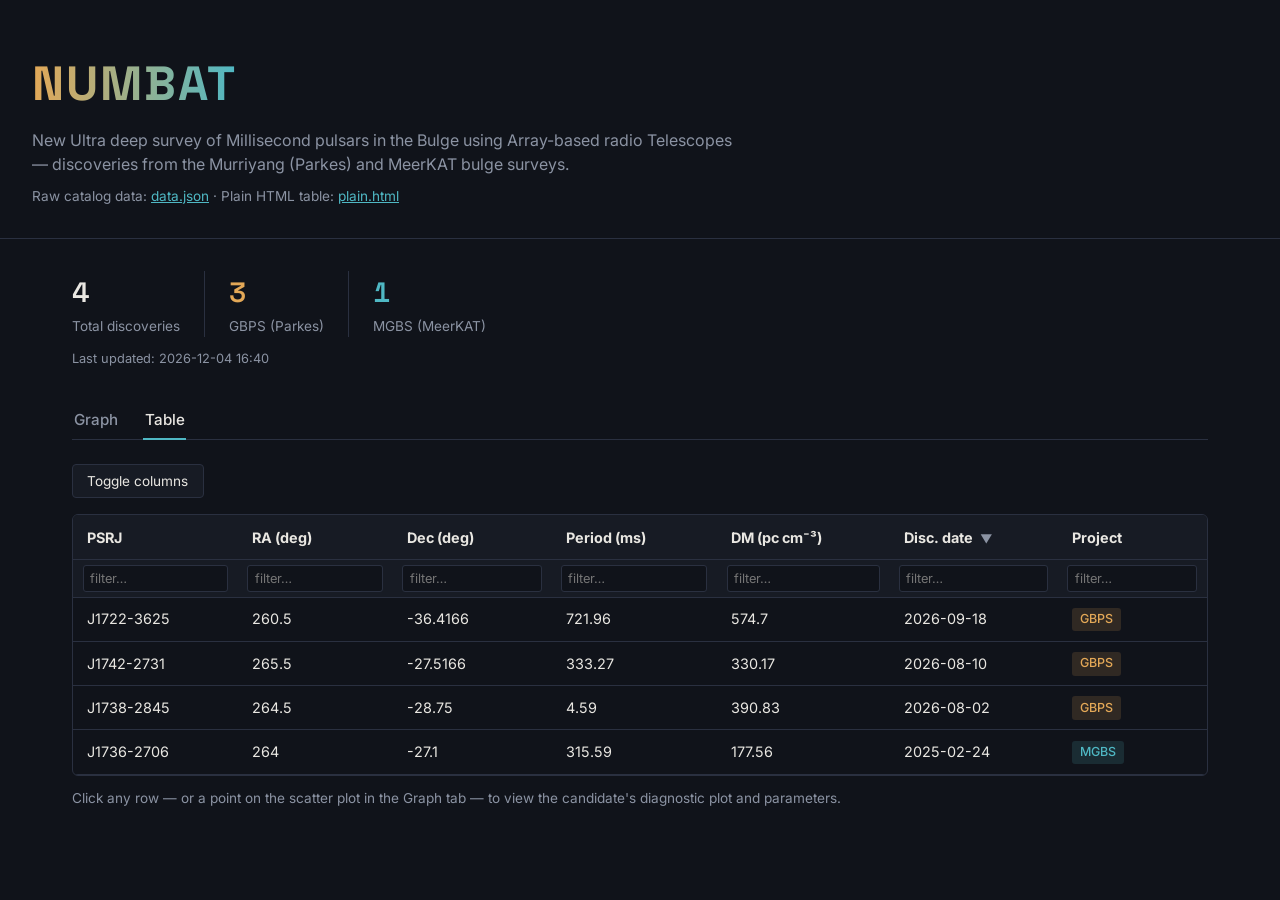
<file: index.html>
<!DOCTYPE html>
<html lang="en">
<head>
<meta charset="UTF-8">
<meta name="viewport" content="width=device-width, initial-scale=1.0">
<title>NUMBAT Pulsar Catalog</title>
<link rel="preconnect" href="https://fonts.googleapis.com">
<link rel="preconnect" href="https://fonts.gstatic.com" crossorigin>
<link href="https://fonts.googleapis.com/css2?family=Space+Grotesk:wght@400;500;600;700&family=Inter:wght@400;500;600&display=swap" rel="stylesheet">
<link rel="stylesheet" href="style.css">
</head>
<body>

<header class="page-header">
  <div class="header-inner">
    <h1 class="title">NUMBAT</h1>
    <p class="subtitle">New Ultra deep survey of Millisecond pulsars in the Bulge using Array-based radio Telescopes — discoveries from the Murriyang (Parkes) and MeerKAT bulge surveys.</p>
    <p class="data-link">Raw catalog data: <a href="data.json">data.json</a> · Plain HTML table: <a href="plain.html">plain.html</a></p>
  </div>
</header>

<main>

  <section class="stats-bar" id="stats-bar" aria-label="Discovery statistics">
    <!-- populated by app.js -->
  </section>
  <p class="last-updated" id="last-updated"></p>

  <nav class="tabs" role="tablist">
    <button class="tab-btn" data-tab="graph" role="tab" aria-selected="false">Graph</button>
    <button class="tab-btn active" data-tab="table" role="tab" aria-selected="true">Table</button>
  </nav>

  <section id="graph-panel" class="panel">
    <div class="graph-layout">
      <div id="scatter" class="scatter"></div>
      <div class="graph-controls">
        <label>
          <span>x-axis</span>
          <select id="x-axis-select">
            <option value="period_ms">Period (ms)</option>
            <option value="dm">DM (pc cm⁻³)</option>
            <option value="ra_deg">RA (deg)</option>
            <option value="dec_deg">Dec (deg)</option>
          </select>
        </label>
        <label>
          <span>y-axis</span>
          <select id="y-axis-select">
            <option value="dm" selected>DM (pc cm⁻³)</option>
            <option value="period_ms">Period (ms)</option>
            <option value="ra_deg">RA (deg)</option>
            <option value="dec_deg">Dec (deg)</option>
          </select>
        </label>
        <label class="checkbox-row">
          <input type="checkbox" id="log-x" checked>
          <span>log-x</span>
        </label>
        <label class="checkbox-row">
          <input type="checkbox" id="log-y">
          <span>log-y</span>
        </label>
      </div>
    </div>
  </section>

  <section id="table-panel" class="panel active">
    <div class="table-toolbar">
      <div class="toggle-columns-wrap">
        <button id="toggle-columns-btn" class="btn-secondary">Toggle columns</button>
        <div id="toggle-columns-menu" class="toggle-columns-menu hidden"></div>
      </div>
    </div>
    <div class="table-scroll">
      <table id="catalog-table">
        <thead>
          <tr id="table-header-row"></tr>
          <tr id="table-filter-row"></tr>
        </thead>
        <tbody id="table-body"></tbody>
      </table>
    </div>
    <p class="table-footnote">Click any row — or a point on the scatter plot in the Graph tab — to view the candidate's diagnostic plot and parameters.</p>
  </section>

</main>

<div id="modal-overlay" class="modal-overlay hidden">
  <div class="modal">
    <button id="modal-close" class="modal-close" aria-label="Close">&times;</button>
    <h2 id="modal-title"></h2>
    <div class="modal-body">
      <div class="modal-image-wrap">
        <img id="modal-image" alt="Discovery diagnostic plot">
        <p id="modal-image-missing" class="image-missing hidden">Diagnostic plot not yet added.</p>
      </div>
      <div class="modal-details">
        <h3>Pulsar parameters</h3>
        <dl id="modal-params"></dl>
        <h3>Discovery details</h3>
        <dl id="modal-discovery"></dl>
      </div>
    </div>
  </div>
</div>

<script src="https://cdn.plot.ly/plotly-2.32.0.min.js"></script>
<script src="app.js"></script>
</body>
</html>
</file>
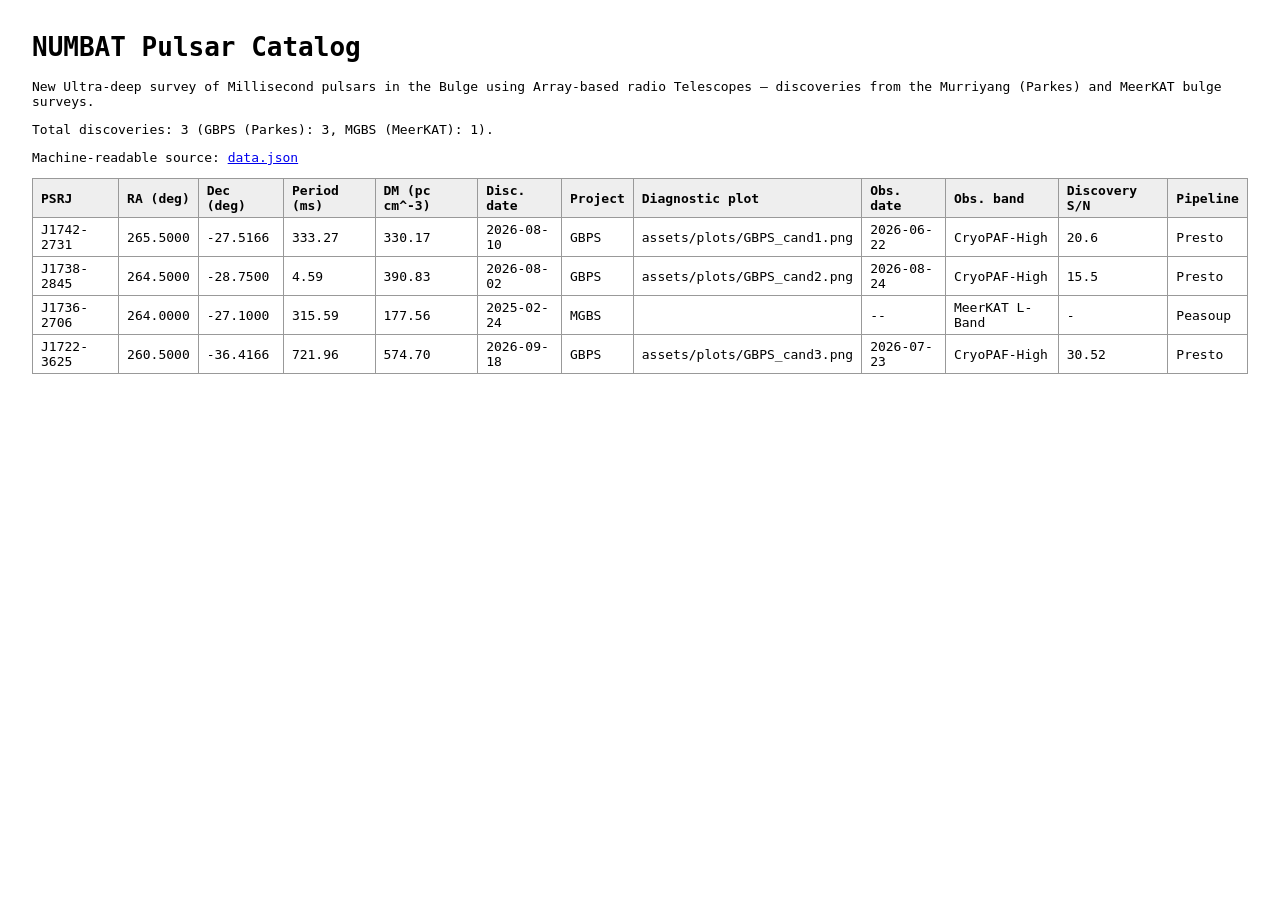
<file: plain.html>
<!DOCTYPE html>
<html lang="en">
<head>
<meta charset="UTF-8">
<title>NUMBAT Pulsar Catalog - Plain Table</title>
<style>
  body { font-family: monospace; margin: 2rem; }
  table { border-collapse: collapse; width: 100%; }
  th, td { border: 1px solid #999; padding: 4px 8px; text-align: left; }
  th { background: #eee; }
</style>
</head>

<body>

<h1>NUMBAT Pulsar Catalog</h1>
<p>New Ultra-deep survey of Millisecond pulsars in the Bulge using Array-based radio Telescopes — discoveries from the Murriyang (Parkes) and MeerKAT bulge surveys.<p>

<p>Total discoveries: 3 (GBPS (Parkes): 3, MGBS (MeerKAT): 1).</p>

<p>Machine-readable source: <a href="data.json">data.json</a></p>

<table>
  <thead>
    <tr>
      <th>PSRJ</th>
      <th>RA (deg)</th>
      <th>Dec (deg)</th>
      <th>Period (ms)</th>
      <th>DM (pc cm^-3)</th>
      <th>Disc. date</th>
      <th>Project</th>
      <th>Diagnostic plot</th>
      <th>Obs. date</th>
      <th>Obs. band</th>
      <th>Discovery S/N</th>
      <th>Pipeline</th>
    </tr>
  </thead>

  <tbody>

    <tr>
      <td>J1742-2731</td>
      <td>265.5000</td>
      <td>-27.5166</td>
      <td>333.27</td>
      <td>330.17</td>
      <td>2026-08-10</td>
      <td>GBPS</td>
      <td>assets/plots/GBPS_cand1.png</td>
      <td>2026-06-22</td>
      <td>CryoPAF-High</td>
      <td>20.6</td>
      <td>Presto</td>
    </tr>

    <tr>
      <td>J1738-2845</td>
      <td>264.5000</td>
      <td>-28.7500</td>
      <td>4.59</td>
      <td>390.83</td>
      <td>2026-08-02</td>
      <td>GBPS</td>
      <td>assets/plots/GBPS_cand2.png</td>
      <td>2026-08-24</td>
      <td>CryoPAF-High</td>
      <td>15.5</td>
      <td>Presto</td>
    </tr>

    <tr>
      <td>J1736-2706</td>
      <td>264.0000</td>
      <td>-27.1000</td>
      <td>315.59</td>
      <td>177.56</td>
      <td>2025-02-24</td>
      <td>MGBS</td>
      <td></td>
      <td>--</td>
      <td>MeerKAT L-Band</td>
      <td>-</td>
      <td>Peasoup</td>
    </tr>

    <tr>
      <td>J1722-3625</td>
      <td>260.5000</td>
      <td>-36.4166</td>
      <td>721.96</td>
      <td>574.70</td>
      <td>2026-09-18</td>
      <td>GBPS</td>
      <td>assets/plots/GBPS_cand3.png</td>
      <td>2026-07-23</td>
      <td>CryoPAF-High</td>
      <td>30.52</td>
      <td>Presto</td>
    </tr>


  </tbody>
</table>

</body>
</html>
</file>
<file: style.css>
:root {
  --bg: #10131a;
  --surface: #171b24;
  --border: #2a3040;
  --text: #e9e7e2;
  --text-muted: #8b93a3;
  --accent-gbps: #e3a857;
  --accent-mgbs: #4fb8c4;
  --accent-neutral: #7d8598;
  --font-display: 'Space Grotesk', sans-serif;
  --font-body: 'Inter', sans-serif;
}

* { box-sizing: border-box; }

body {
  margin: 0;
  background: var(--bg);
  color: var(--text);
  font-family: var(--font-body);
  line-height: 1.5;
}

.page-header {
  padding: 3rem 2rem 2rem;
  border-bottom: 1px solid var(--border);
}

.header-inner { max-width: 900px; }

.title {
  font-family: var(--font-display);
  font-weight: 700;
  font-size: 3rem;
  letter-spacing: 0.04em;
  margin: 0 0 0.5rem 0;
  background: linear-gradient(90deg, var(--accent-gbps), var(--accent-mgbs));
  -webkit-background-clip: text;
  background-clip: text;
  color: transparent;
  display: inline-block;
}

.subtitle {
  color: var(--text-muted);
  font-size: 1rem;
  max-width: 70ch;
  margin: 0 0 0.6rem 0;
}

.data-link {
  color: var(--text-muted);
  font-size: 0.85rem;
  margin: 0;
}

.data-link a {
  color: var(--accent-mgbs);
}

.table-footnote {
  color: var(--text-muted);
  font-size: 0.85rem;
  margin-top: 0.75rem;
}

main {
  max-width: 1200px;
  margin: 0 auto;
  padding: 2rem;
}

.stats-bar {
  display: flex;
  flex-wrap: wrap;
  gap: 0;
}

.stat {
  padding: 0 1.5rem;
  border-left: 1px solid var(--border);
  first-child: none;
}

.stat:first-child { padding-left: 0; border-left: none; }

.stat-value {
  font-family: var(--font-display);
  font-size: 1.75rem;
  font-weight: 600;
  font-variant-numeric: tabular-nums;
  display: block;
}

.stat-label {
  color: var(--text-muted);
  font-size: 0.85rem;
}

.stat-gbps .stat-value { color: var(--accent-gbps); }
.stat-mgbs .stat-value { color: var(--accent-mgbs); }

.last-updated {
  color: var(--text-muted);
  font-size: 0.8rem;
  margin: 0.75rem 0 0 0;
}

.tabs {
  display: flex;
  gap: 1.5rem;
  margin: 2rem 0 1.5rem;
  border-bottom: 1px solid var(--border);
}

.tab-btn {
  background: none;
  border: none;
  color: var(--text-muted);
  font-family: var(--font-body);
  font-size: 0.95rem;
  font-weight: 500;
  padding: 0.6rem 0.1rem;
  cursor: pointer;
  border-bottom: 2px solid transparent;
  margin-bottom: -1px;
}

.tab-btn.active {
  color: var(--text);
  border-bottom-color: var(--accent-mgbs);
}

.panel { display: none; }
.panel.active { display: block; }

.graph-layout {
  display: grid;
  grid-template-columns: 1fr 220px;
  gap: 2rem;
  align-items: start;
}

.scatter {
  background: var(--surface);
  border: 1px solid var(--border);
  border-radius: 6px;
  min-height: 500px;
}

.graph-controls {
  display: flex;
  flex-direction: column;
  gap: 1.1rem;
}

.graph-controls label {
  display: flex;
  flex-direction: column;
  gap: 0.3rem;
  font-size: 0.85rem;
  color: var(--text-muted);
}

.graph-controls select {
  background: var(--surface);
  color: var(--text);
  border: 1px solid var(--border);
  border-radius: 4px;
  padding: 0.4rem 0.5rem;
  font-family: var(--font-body);
}

.checkbox-row {
  flex-direction: row !important;
  align-items: center;
  gap: 0.5rem !important;
}

.table-toolbar {
  margin-bottom: 1rem;
  position: relative;
}

.btn-secondary {
  background: var(--surface);
  color: var(--text);
  border: 1px solid var(--border);
  border-radius: 4px;
  padding: 0.5rem 0.9rem;
  cursor: pointer;
  font-family: var(--font-body);
  font-size: 0.85rem;
}

.toggle-columns-menu {
  position: absolute;
  top: 110%;
  left: 0;
  background: var(--surface);
  border: 1px solid var(--border);
  border-radius: 4px;
  padding: 0.5rem;
  z-index: 5;
  display: flex;
  flex-direction: column;
  gap: 0.3rem;
  min-width: 160px;
}

.toggle-columns-menu label {
  font-size: 0.85rem;
  display: flex;
  align-items: center;
  gap: 0.5rem;
}

.hidden { display: none !important; }

.table-scroll {
  overflow-x: auto;
  border: 1px solid var(--border);
  border-radius: 6px;
}

table {
  width: 100%;
  border-collapse: collapse;
  font-size: 0.9rem;
}

thead th {
  background: var(--surface);
  color: var(--text);
  text-align: left;
  padding: 0.7rem 0.9rem;
  border-bottom: 1px solid var(--border);
  cursor: pointer;
  white-space: nowrap;
  user-select: none;
}

thead th .sort-arrow {
  color: var(--text-muted);
  margin-left: 0.3rem;
  font-size: 0.75rem;
}

#table-filter-row td {
  padding: 0.3rem 0.6rem;
  background: var(--surface);
  border-bottom: 1px solid var(--border);
}

#table-filter-row input {
  width: 100%;
  background: var(--bg);
  border: 1px solid var(--border);
  color: var(--text);
  border-radius: 3px;
  padding: 0.3rem 0.4rem;
  font-family: var(--font-body);
  font-size: 0.8rem;
}

tbody tr {
  cursor: pointer;
  border-bottom: 1px solid var(--border);
}

tbody tr:hover {
  background: rgba(255,255,255,0.03);
}

tbody td {
  padding: 0.6rem 0.9rem;
  white-space: nowrap;
}

.badge {
  display: inline-block;
  padding: 0.15rem 0.5rem;
  border-radius: 3px;
  font-size: 0.78rem;
  font-weight: 500;
}

.badge-gbps { background: rgba(227,168,87,0.15); color: var(--accent-gbps); }
.badge-mgbs { background: rgba(79,184,196,0.15); color: var(--accent-mgbs); }

/* Modal */
.modal-overlay {
  position: fixed;
  inset: 0;
  background: rgba(0,0,0,0.65);
  display: flex;
  align-items: flex-start;
  justify-content: center;
  padding: 3rem 1rem;
  overflow-y: auto;
  z-index: 100;
}

.modal {
  background: var(--bg);
  border: 1px solid var(--border);
  border-radius: 8px;
  max-width: 900px;
  width: 100%;
  padding: 2rem;
  position: relative;
}

.modal-close {
  position: absolute;
  top: 1rem;
  right: 1.2rem;
  background: none;
  border: none;
  color: var(--text-muted);
  font-size: 1.6rem;
  cursor: pointer;
  line-height: 1;
}

.modal-close:hover { color: var(--text); }

#modal-title {
  font-family: var(--font-display);
  margin: 0 0 1.5rem 0;
  font-size: 1.6rem;
}

.modal-body {
  display: grid;
  grid-template-columns: 1.3fr 1fr;
  gap: 2rem;
}

.modal-image-wrap img {
  width: 100%;
  border-radius: 4px;
  border: 1px solid var(--border);
  display: block;
}

.image-missing {
  color: var(--text-muted);
  font-size: 0.85rem;
  padding: 2rem;
  text-align: center;
  border: 1px dashed var(--border);
  border-radius: 4px;
}

.modal-details h3 {
  font-family: var(--font-display);
  font-size: 1rem;
  margin: 0 0 0.6rem 0;
  color: var(--text-muted);
  font-weight: 500;
}

.modal-details dl {
  margin: 0 0 1.5rem 0;
  display: grid;
  grid-template-columns: auto 1fr;
  gap: 0.4rem 0.8rem;
}

.modal-details dt { color: var(--text-muted); }
.modal-details dd { margin: 0; }

@media (max-width: 800px) {
  .graph-layout { grid-template-columns: 1fr; }
  .modal-body { grid-template-columns: 1fr; }
  .title { font-size: 2.2rem; }
}
</file>
